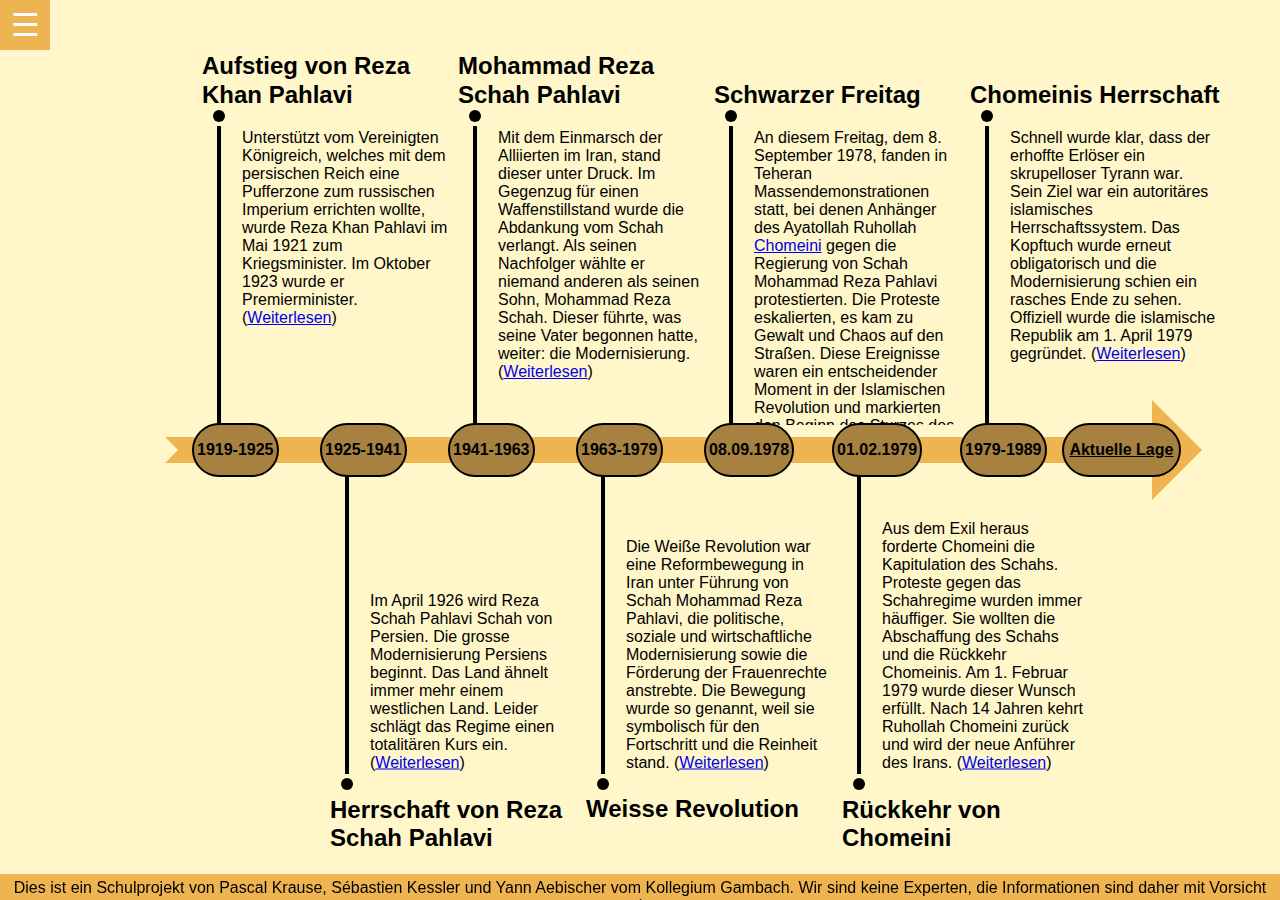
<file: index.html>
<!DOCTYPE html>
<html lang="en">

<head>
    <meta charset="UTF-8">
    <meta http-equiv="X-UA-Compatible" content="IE=edge">
    <meta name="viewport" content="width=device-width, initial-scale=1.0">
    <link rel="stylesheet" href="style.css">
    <script src="scripts.js"></script>
    <title>Geschitsprojekt</title>
</head>

<body>
    <nav id="sidebar">
        <button id="closebtn" onclick="closenav()">×</button>
        <ul>
            <li>
                <a class="active" href="index.html">Zeitstrahl</a>
            </li>
            <li>
                <a href="aktuelle_situation.html">Akutelle Lage in Iran</a>
            </li>

            <li>
                <a href="chomeini.html">Rouhollah Chomeini</a>
            </li>

            <li>
                <a href="quellen.html">Quellen</a>
            </li>
        </ul>
    </nav>
    <button id="openbtn" onclick="opennav()">☰</button>
    <section id="zeitstrahlsection">

        <div class="bar"></div>
        <div class="pointe"></div>
        <div class="pointe-derriere"></div>

        <div id="box1" class="top">
            <div class="textdiv">
                <p class="text">Unterstützt vom Vereinigten Königreich, welches mit dem persischen Reich eine Pufferzone
                    zum russischen Imperium errichten wollte, wurde Reza Khan Pahlavi im Mai 1921 zum Kriegsminister. Im
                    Oktober 1923 wurde er Premierminister. (<a href="aufstieg_reza_khan_pahlavi.html">Weiterlesen</a>)
                </p>
            </div>
            <div class="years">
                <p>1919-1925</p>
            </div>
            <div class="linedot">
                <div class="line"></div>
                <div class="dot"></div>
                <h2>Aufstieg von Reza Khan Pahlavi</h2>
            </div>

        </div>

        <div id="box2" class="bottom">
            <div class="years">
                <p>1925-1941</p>
            </div>
            <div class="linedot">
                <div class="line"></div>
                <div class="dot"></div>
                <h2>Herrschaft von Reza Schah Pahlavi</h2>
            </div>
            <div class="textdiv">
                <p class="text">
                    Im April 1926 wird Reza Schah Pahlavi Schah von Persien. Die grosse Modernisierung Persiens beginnt.
                    Das Land ähnelt immer mehr einem westlichen Land. Leider schlägt das Regime einen totalitären Kurs
                    ein. (<a href="herrschaft_reza_schah_pahlavi.html">Weiterlesen</a>)
                </p>
            </div>
        </div>



        <div id="box3" class="top">
            <div class="textdiv">
                <p class="text">Mit dem Einmarsch der Alliierten im Iran, stand dieser unter Druck. Im Gegenzug für
                    einen Waffenstillstand wurde die Abdankung vom Schah verlangt. Als seinen Nachfolger wählte er
                    niemand anderen als seinen Sohn, Mohammad Reza Schah. Dieser führte, was seine Vater begonnen hatte,
                    weiter: die Modernisierung. (<a href="mohamed_reza_schah_pahlavi.html">Weiterlesen</a>)</p>
            </div>
            <div class="years">
                <p>1941-1963</p>
            </div>
            <div class="linedot">
                <div class="line"></div>
                <div class="dot"></div>
                <h2>Mohammad Reza Schah Pahlavi</h2>
            </div>
        </div>

        <div id="box4" class="bottom">
            <div class="years">
                <p>1963-1979</p>
            </div>
            <div class="linedot">
                <div class="line"></div>
                <div class="dot"></div>
                <h2>Weisse Revolution</h2>
            </div>
            <div class="textdiv">
                <p class="text">
                    Die Weiße Revolution war eine Reformbewegung in Iran unter Führung von Schah Mohammad Reza Pahlavi,
                    die politische, soziale und wirtschaftliche Modernisierung sowie
                    die Förderung der Frauenrechte anstrebte. Die Bewegung wurde so genannt, weil sie symbolisch für den
                    Fortschritt und die Reinheit stand. (<a href="weisse_revolution.html">Weiterlesen</a>)
                </p>
            </div>
        </div>

        <div id="box5" class="top">
            <div class="textdiv">
                <p class="text">An diesem Freitag, dem 8. September 1978, fanden in Teheran Massendemonstrationen statt,
                    bei denen Anhänger des Ayatollah Ruhollah <a href="chomeini.html">Chomeini</a> gegen die Regierung
                    von Schah Mohammad Reza
                    Pahlavi protestierten. Die Proteste eskalierten, es kam zu Gewalt und Chaos auf den Straßen. Diese
                    Ereignisse waren ein entscheidender Moment in der Islamischen Revolution und markierten den Beginn
                    des Sturzes des Schahs und die Etablierung der Islamischen Republik Iran. (<a
                        href="schwarzer_freitag.html">Weiterlesen</a>)</p>
            </div>
            <div class="years">
                <p>08.09.1978</p>
            </div>
            <div class="linedot">
                <div class="line"></div>
                <div class="dot"></div>
                <h2>Schwarzer Freitag</h2>
            </div>
        </div>

        <div id="box6" class="bottom">
            <div class="years">
                <p>01.02.1979</p>
            </div>
            <div class="linedot">
                <div class="line"></div>
                <div class="dot"></div>
                <h2>Rückkehr von Chomeini</h2>
            </div>
            <div class="textdiv">
                <p class="text">
                    Aus dem Exil heraus forderte Chomeini die Kapitulation des Schahs. Proteste gegen das Schahregime
                    wurden immer häuffiger. Sie wollten die Abschaffung des Schahs und die Rückkehr Chomeinis. Am 1.
                    Februar 1979 wurde dieser Wunsch erfüllt. Nach 14 Jahren kehrt Ruhollah Chomeini zurück und wird der
                    neue Anführer des Irans.
                    (<a href="rueckkehr_chomeini.html">Weiterlesen</a>)
                </p>
            </div>
        </div>

        <div id="box7" class="top">
            <div class="textdiv">
                <p class="text">
                    Schnell wurde klar, dass der erhoffte Erlöser ein skrupelloser Tyrann war. Sein Ziel war ein
                    autoritäres islamisches Herrschaftssystem. Das Kopftuch wurde erneut obligatorisch und die
                    Modernisierung schien ein rasches Ende zu sehen. Offiziell wurde die islamische Republik am 1. April
                    1979 gegründet. (<a href="chomeinis_herrschaft.html">Weiterlesen</a>)</p>
            </div>
            <div class="years">
                <p>1979-1989</p>
            </div>
            <div class="linedot">
                <div class="line"></div>
                <div class="dot"></div>
                <h2>Chomeinis Herrschaft</h2>
            </div>
        </div>

        <div id="heute">
            <a href="aktuelle_situation.html">Aktuelle Lage</a>
        </div>

    </section>

    <footer>
        <p>Dies ist ein Schulprojekt von Pascal Krause, Sébastien Kessler und Yann Aebischer vom Kollegium Gambach. Wir
            sind keine Experten, die Informationen sind daher mit Vorsicht zu geniessen.</p>
    </footer>

</body>

</html>
</file>
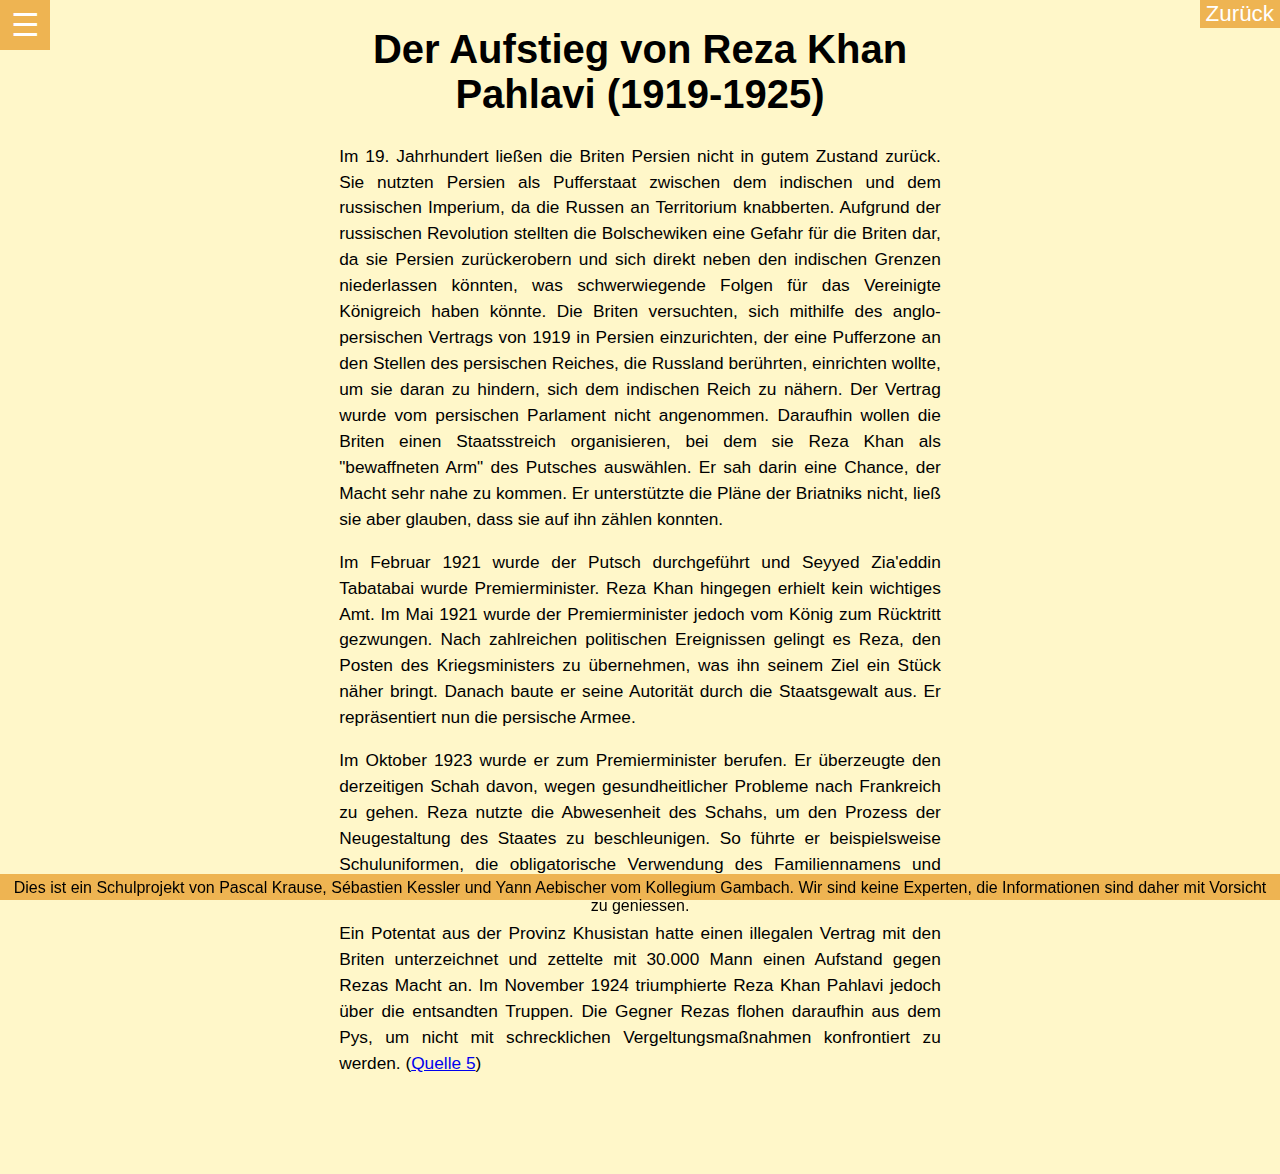
<file: aufstieg_reza_khan_pahlavi.html>
<!DOCTYPE html>
<html lang="en">

<head>
    <meta charset="UTF-8">
    <meta http-equiv="X-UA-Compatible" content="IE=edge">
    <meta name="viewport" content="width=device-width, initial-scale=1.0">
    <title>Geschitsprojekt</title>
    <link rel="stylesheet" href="style.css">
    <script src="scripts.js"></script>
</head>

<body class="main">
    <nav id="sidebar">
        <button id="closebtn" onclick="closenav()">×</button>
        <ul>
            <li>
                <a href="index.html">Zeitstrahl</a>
            </li>
            <li>
                <a href="aktuelle_situation.html">Akutelle Lage in Iran</a>
            </li>

            <li>
                <a href="chomeini.html">Rouhollah Chomeini</a>
            </li>

            <li>
                <a href="quellen.html">Quellen</a>
            </li>
        </ul>
    </nav>
    <button id="openbtn" onclick="opennav()">☰</button>
    <button id="backbtn" onclick="location.href='index.html'">Zurück</button>
    <section class="center section">
        <h1>Der Aufstieg von Reza Khan Pahlavi (1919-1925)</h1>
        <p>Im 19. Jahrhundert ließen die Briten Persien nicht in gutem Zustand zurück. Sie nutzten Persien als
            Pufferstaat zwischen dem indischen und dem russischen Imperium, da die Russen an Territorium knabberten.
            Aufgrund der russischen Revolution stellten die Bolschewiken eine Gefahr für die Briten dar, da sie Persien
            zurückerobern und sich direkt neben den indischen Grenzen niederlassen könnten, was schwerwiegende Folgen
            für das Vereinigte Königreich haben könnte. Die Briten versuchten, sich mithilfe des anglo-persischen
            Vertrags von 1919 in Persien einzurichten, der eine Pufferzone an den Stellen des persischen Reiches, die
            Russland berührten, einrichten wollte, um sie daran zu hindern, sich dem indischen Reich zu nähern. Der
            Vertrag wurde vom persischen Parlament nicht angenommen. Daraufhin wollen die Briten einen Staatsstreich
            organisieren, bei dem sie Reza Khan als "bewaffneten Arm" des Putsches auswählen. Er sah darin eine Chance,
            der Macht sehr nahe zu kommen. Er unterstützte die Pläne der Briatniks nicht, ließ sie aber glauben, dass
            sie auf ihn zählen konnten.</p>
        <p>Im Februar 1921 wurde der Putsch durchgeführt und Seyyed Zia'eddin Tabatabai wurde Premierminister. Reza Khan
            hingegen erhielt kein wichtiges Amt. Im Mai 1921 wurde der Premierminister jedoch vom König zum Rücktritt
            gezwungen. Nach zahlreichen politischen Ereignissen gelingt es Reza, den Posten des Kriegsministers zu
            übernehmen, was ihn seinem Ziel ein Stück näher bringt. Danach baute er seine Autorität durch die
            Staatsgewalt aus. Er repräsentiert nun die persische Armee.</p>
        <p>Im Oktober 1923 wurde er zum Premierminister berufen. Er überzeugte den derzeitigen Schah davon, wegen
            gesundheitlicher Probleme nach Frankreich zu gehen. Reza nutzte die Abwesenheit des Schahs, um den Prozess
            der Neugestaltung des Staates zu beschleunigen. So führte er beispielsweise Schuluniformen, die
            obligatorische Verwendung des Familiennamens und sogar einen zweijährigen obligatorischen Militärdienst ein.
        </p>
        <p>Ein Potentat aus der Provinz Khusistan hatte einen illegalen Vertrag mit den Briten unterzeichnet und
            zettelte mit 30.000 Mann einen Aufstand gegen Rezas Macht an. Im November 1924 triumphierte Reza Khan
            Pahlavi jedoch über die entsandten Truppen. Die Gegner Rezas flohen daraufhin aus dem Pys, um nicht mit
            schrecklichen Vergeltungsmaßnahmen konfrontiert zu werden. (<a href="quellen.html#quellen">Quelle 5</a>)</p>



    </section>

    <footer>
        <p>Dies ist ein Schulprojekt von Pascal Krause, Sébastien Kessler und Yann Aebischer vom Kollegium Gambach. Wir sind keine Experten, die Informationen sind daher mit Vorsicht zu geniessen.</p>
    </footer>

</body>

</html>
</file>
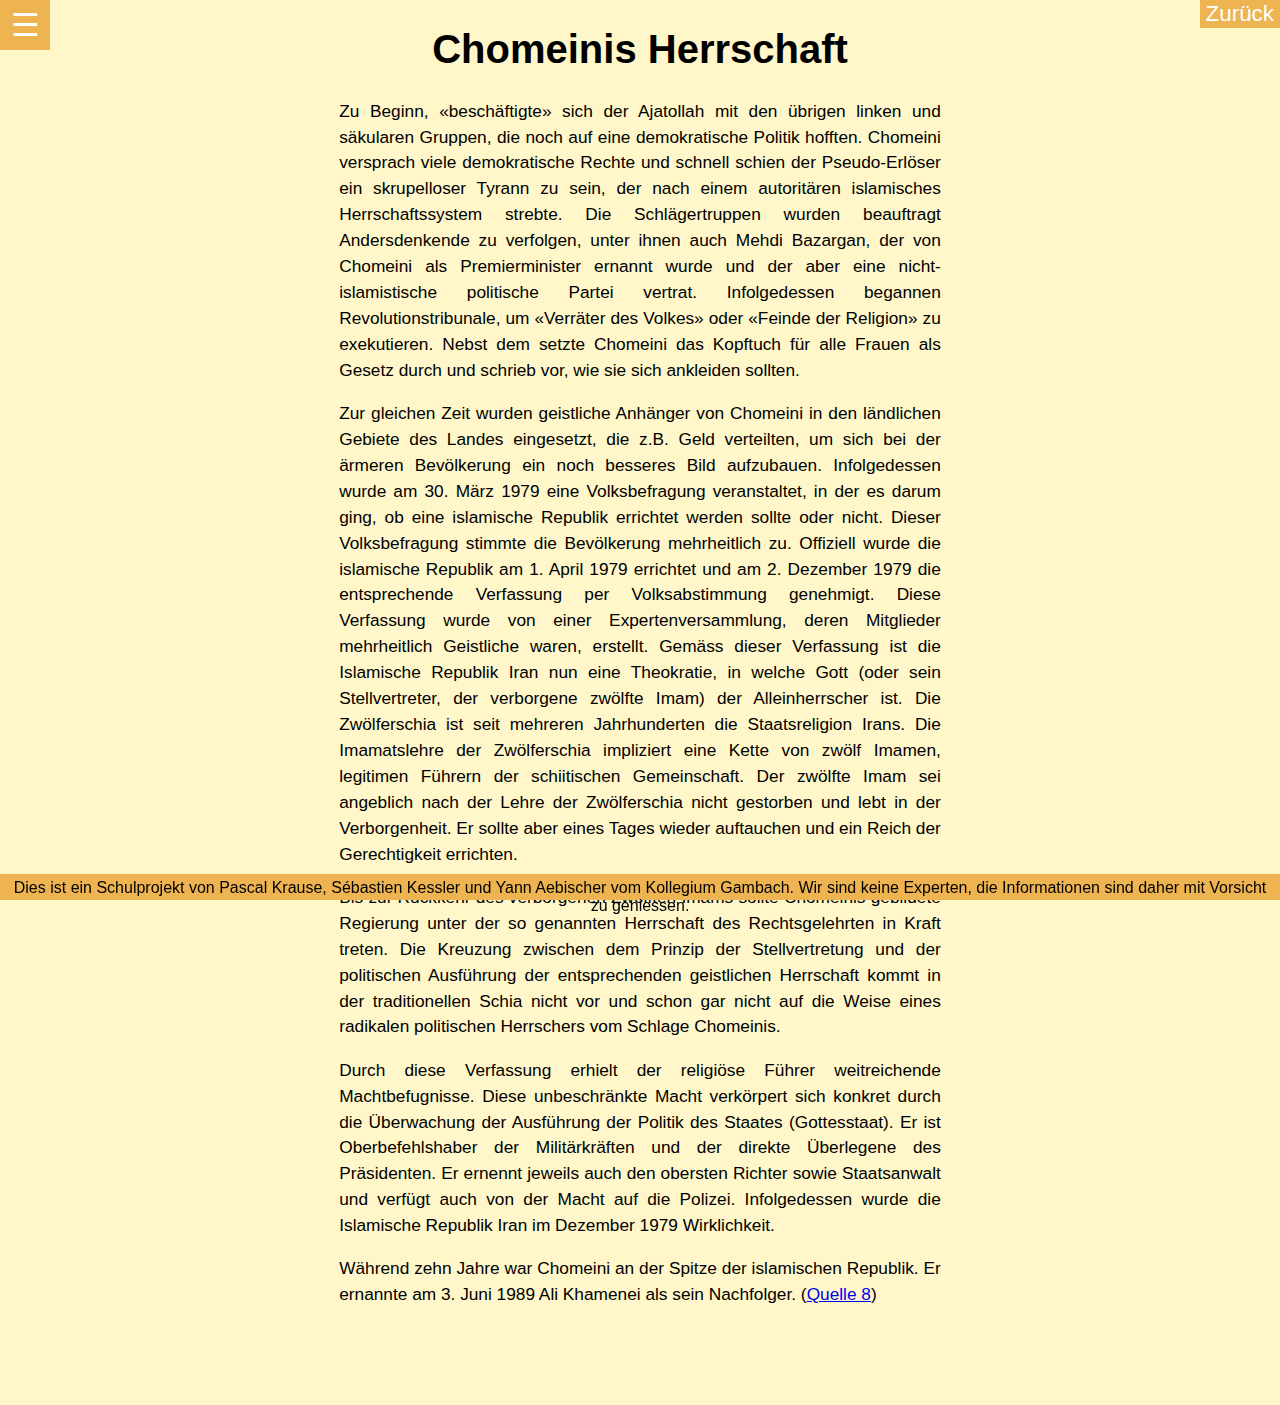
<file: chomeinis_herrschaft.html>
<!DOCTYPE html>
<html lang="en">

<head>
    <meta charset="UTF-8">
    <meta http-equiv="X-UA-Compatible" content="IE=edge">
    <meta name="viewport" content="width=device-width, initial-scale=1.0">
    <title>Geschitsprojekt</title>
    <link rel="stylesheet" href="style.css">
    <script src="scripts.js"></script>
</head>

<body class="main">
    <nav id="sidebar">
        <button id="closebtn" onclick="closenav()">×</button>
        <ul>
            <li>
                <a href="index.html">Zeitstrahl</a>
            </li>
            <li>
                <a href="aktuelle_situation.html">Akutelle Lage in Iran</a>
            </li>

            <li>
                <a href="chomeini.html">Rouhollah Chomeini</a>
            </li>

            <li>
                <a href="quellen.html">Quellen</a>
            </li>
        </ul>
    </nav>
    <button id="openbtn" onclick="opennav()">☰</button>
    <button id="backbtn" onclick="location.href='index.html'">Zurück</button>
    <section class="center section">
        <h1>Chomeinis Herrschaft</h1>
        <p>Zu Beginn, «beschäftigte» sich der Ajatollah mit den übrigen linken und säkularen Gruppen, die noch auf eine
            demokratische Politik hofften. Chomeini versprach viele demokratische Rechte und schnell schien der
            Pseudo-Erlöser ein skrupelloser Tyrann zu sein, der nach einem autoritären islamisches Herrschaftssystem
            strebte. Die Schlägertruppen wurden beauftragt Andersdenkende zu verfolgen, unter ihnen auch Mehdi Bazargan,
            der von Chomeini als Premierminister ernannt wurde und der aber eine nicht-islamistische politische Partei
            vertrat. Infolgedessen begannen Revolutionstribunale, um «Verräter des Volkes» oder «Feinde der Religion» zu
            exekutieren. Nebst dem setzte Chomeini das Kopftuch für alle Frauen als Gesetz durch und schrieb vor, wie
            sie sich ankleiden sollten.</p>
        <p>Zur gleichen Zeit wurden geistliche Anhänger von Chomeini in den ländlichen Gebiete des Landes eingesetzt,
            die z.B. Geld verteilten, um sich bei der ärmeren Bevölkerung ein noch besseres Bild aufzubauen.
            Infolgedessen wurde am 30. März 1979 eine Volksbefragung veranstaltet, in der es darum ging, ob eine
            islamische Republik errichtet werden sollte oder nicht. Dieser Volksbefragung stimmte die Bevölkerung
            mehrheitlich zu. Offiziell wurde die islamische Republik am 1. April 1979 errichtet und am 2. Dezember 1979
            die entsprechende Verfassung per Volksabstimmung genehmigt. Diese Verfassung wurde von einer
            Expertenversammlung, deren Mitglieder mehrheitlich Geistliche waren, erstellt. Gemäss dieser Verfassung ist
            die Islamische Republik Iran nun eine Theokratie, in welche Gott (oder sein Stellvertreter, der verborgene
            zwölfte Imam) der Alleinherrscher ist. Die Zwölferschia ist seit mehreren Jahrhunderten die Staatsreligion
            Irans. Die Imamatslehre der Zwölferschia impliziert eine Kette von zwölf Imamen, legitimen Führern der
            schiitischen Gemeinschaft. Der zwölfte Imam sei angeblich nach der Lehre der Zwölferschia nicht gestorben
            und lebt in der Verborgenheit. Er sollte aber eines Tages wieder auftauchen und ein Reich der Gerechtigkeit
            errichten.</p>
        <p>Bis zur Rückkehr des verborgenen Zwölften Imams sollte Chomeinis gebildete Regierung unter der so genannten
            Herrschaft des Rechtsgelehrten in Kraft treten. Die Kreuzung zwischen dem Prinzip der Stellvertretung und
            der politischen Ausführung der entsprechenden geistlichen Herrschaft kommt in der traditionellen Schia nicht
            vor und schon gar nicht auf die Weise eines radikalen politischen Herrschers vom Schlage Chomeinis.</p>
        <p>Durch diese Verfassung erhielt der religiöse Führer weitreichende Machtbefugnisse. Diese unbeschränkte Macht
            verkörpert sich konkret durch die Überwachung der Ausführung der Politik des Staates (Gottesstaat). Er ist
            Oberbefehlshaber der Militärkräften und der direkte Überlegene des Präsidenten. Er ernennt jeweils auch den
            obersten Richter sowie Staatsanwalt und verfügt auch von der Macht auf die Polizei. Infolgedessen wurde die
            Islamische Republik Iran im Dezember 1979 Wirklichkeit.</p>
        <p>Während zehn Jahre war Chomeini an der Spitze der islamischen Republik. Er ernannte am 3. Juni 1989 Ali
            Khamenei als sein Nachfolger. (<a href="quellen.html#quellen">Quelle 8</a>)</p>

    </section>

    <footer>
        <p>Dies ist ein Schulprojekt von Pascal Krause, Sébastien Kessler und Yann Aebischer vom Kollegium Gambach. Wir sind keine Experten, die Informationen sind daher mit Vorsicht zu geniessen.</p>
    </footer>

</body>

</html>
</file>
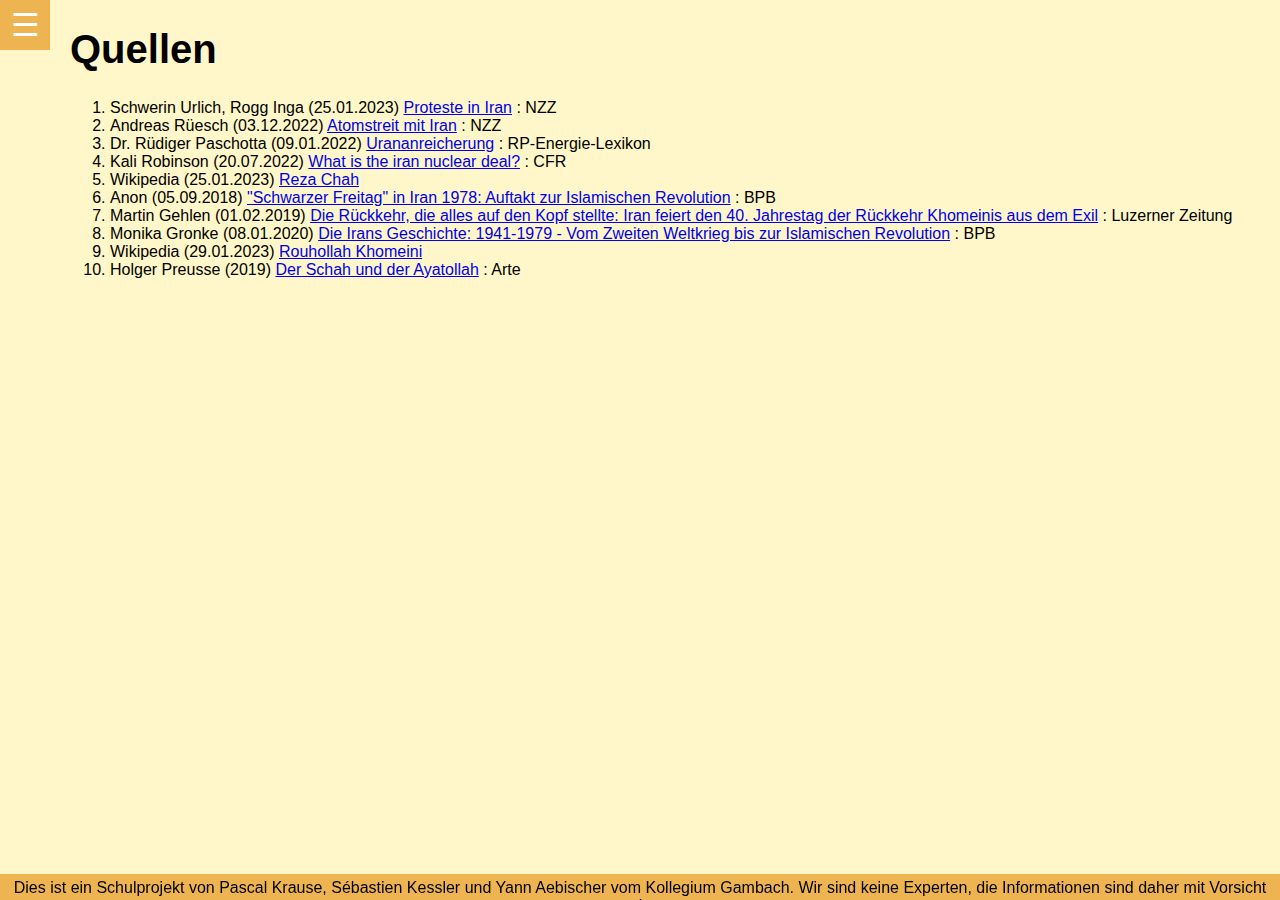
<file: quellen.html>
<!DOCTYPE html>
<html lang="en">

<head>
    <meta charset="UTF-8">
    <meta http-equiv="X-UA-Compatible" content="IE=edge">
    <meta name="viewport" content="width=device-width, initial-scale=1.0">
    <title>Geschitsprojekt</title>
    <link rel="stylesheet" href="style.css">
    <script src="scripts.js"></script>
</head>

<body class="main">
    <nav id="sidebar">
        <button id="closebtn" onclick="closenav()">×</button>
        <ul>
            <li>
                <a href="index.html">Zeitstrahl</a>
            </li>
            <li>
                <a href="aktuelle_situation.html">Akutelle Lage in Iran</a>
            </li>

            <li>
                <a href="chomeini.html">Rouhollah Chomeini</a>
            </li>

            <li>
                <a class="active" href="quellen.html">Quellen</a>
            </li>
        </ul>
    </nav>
    <button id="openbtn" onclick="opennav()">☰</button>
    <section class="left section">
        <h1>Quellen</h1>
        <ol id="quellen">
            <li>Schwerin Urlich, Rogg Inga (25.01.2023) <a
                    href="https://www.nzz.ch/international/proteste-in-iran-die-neusten-entwicklungen-ld.1707898">Proteste
                    in Iran</a> : NZZ</li>
            <li>Andreas Rüesch (03.12.2022) <a
                    href="https://www.nzz.ch/international/atomstreit-mit-iran-60-prozent-urananreicherung-laut-teheran-nun-auch-in-untergrundanlage-fordo-ld.1384375?reduced=true#subtitle-1-worum-geht-es-im-atomabkommen-second">Atomstreit
                    mit Iran</a> : NZZ</li>
            <li>Dr. Rüdiger Paschotta (09.01.2022) <a
                    href="https://www.energie-lexikon.info/urananreicherung.html">Urananreicherung</a>
                : RP-Energie-Lexikon</li>
            <li>Kali Robinson (20.07.2022) <a href="https://www.cfr.org/backgrounder/what-iran-nuclear-deal">What is the
                    iran nuclear deal?</a>
                : CFR</li>
            <li>Wikipedia (25.01.2023) <a href="https://fr.m.wikipedia.org/wiki/Reza_Chah">Reza Chah</a>
            </li>
            <li>Anon (05.09.2018) <a
                    href="https://www.bpb.de/kurz-knapp/hintergrund-aktuell/275372/schwarzer-freitag-in-iran-1978-auftakt-zur-islamischen-revolution/">"Schwarzer
                    Freitag" in Iran 1978: Auftakt zur Islamischen Revolution</a>
                : BPB</li>
            <li>Martin Gehlen (01.02.2019) <a
                    href="https://www.luzernerzeitung.ch/international/die-ruckkehr-die-alles-auf-den-kopf-stellte-ld.1090223">Die
                    Rückkehr, die alles auf den Kopf stellte: Iran feiert den 40. Jahrestag der Rückkehr Khomeinis aus
                    dem Exil</a>
                : Luzerner Zeitung</li>
            <li>Monika Gronke (08.01.2020) <a
                    href="https://www.bpb.de/themen/naher-mittlerer-osten/iran/40125/irans-geschichte-1941-1979-vom-zweiten-weltkrieg-bis-zur-islamischen-revolution/">Die
                    Irans Geschichte: 1941-1979 - Vom Zweiten Weltkrieg bis zur Islamischen Revolution</a>
                : BPB</li>
            <li>Wikipedia (29.01.2023) <a href="https://fr.wikipedia.org/wiki/Rouhollah_Khomeini">Rouhollah Khomeini</a>
                </li>
            <li>Holger Preusse (2019) <a
                    href="https://www.youtube.com/watch?v=frMkOgzxRUw">Der Schah und der Ayatollah</a>
                : Arte</li>
            
        </ol>
    </section>

    <footer>
        <p>Dies ist ein Schulprojekt von Pascal Krause, Sébastien Kessler und Yann Aebischer vom Kollegium Gambach. Wir sind keine Experten, die Informationen sind daher mit Vorsicht zu geniessen.</p>
    </footer>

</body>

</html>
</file>
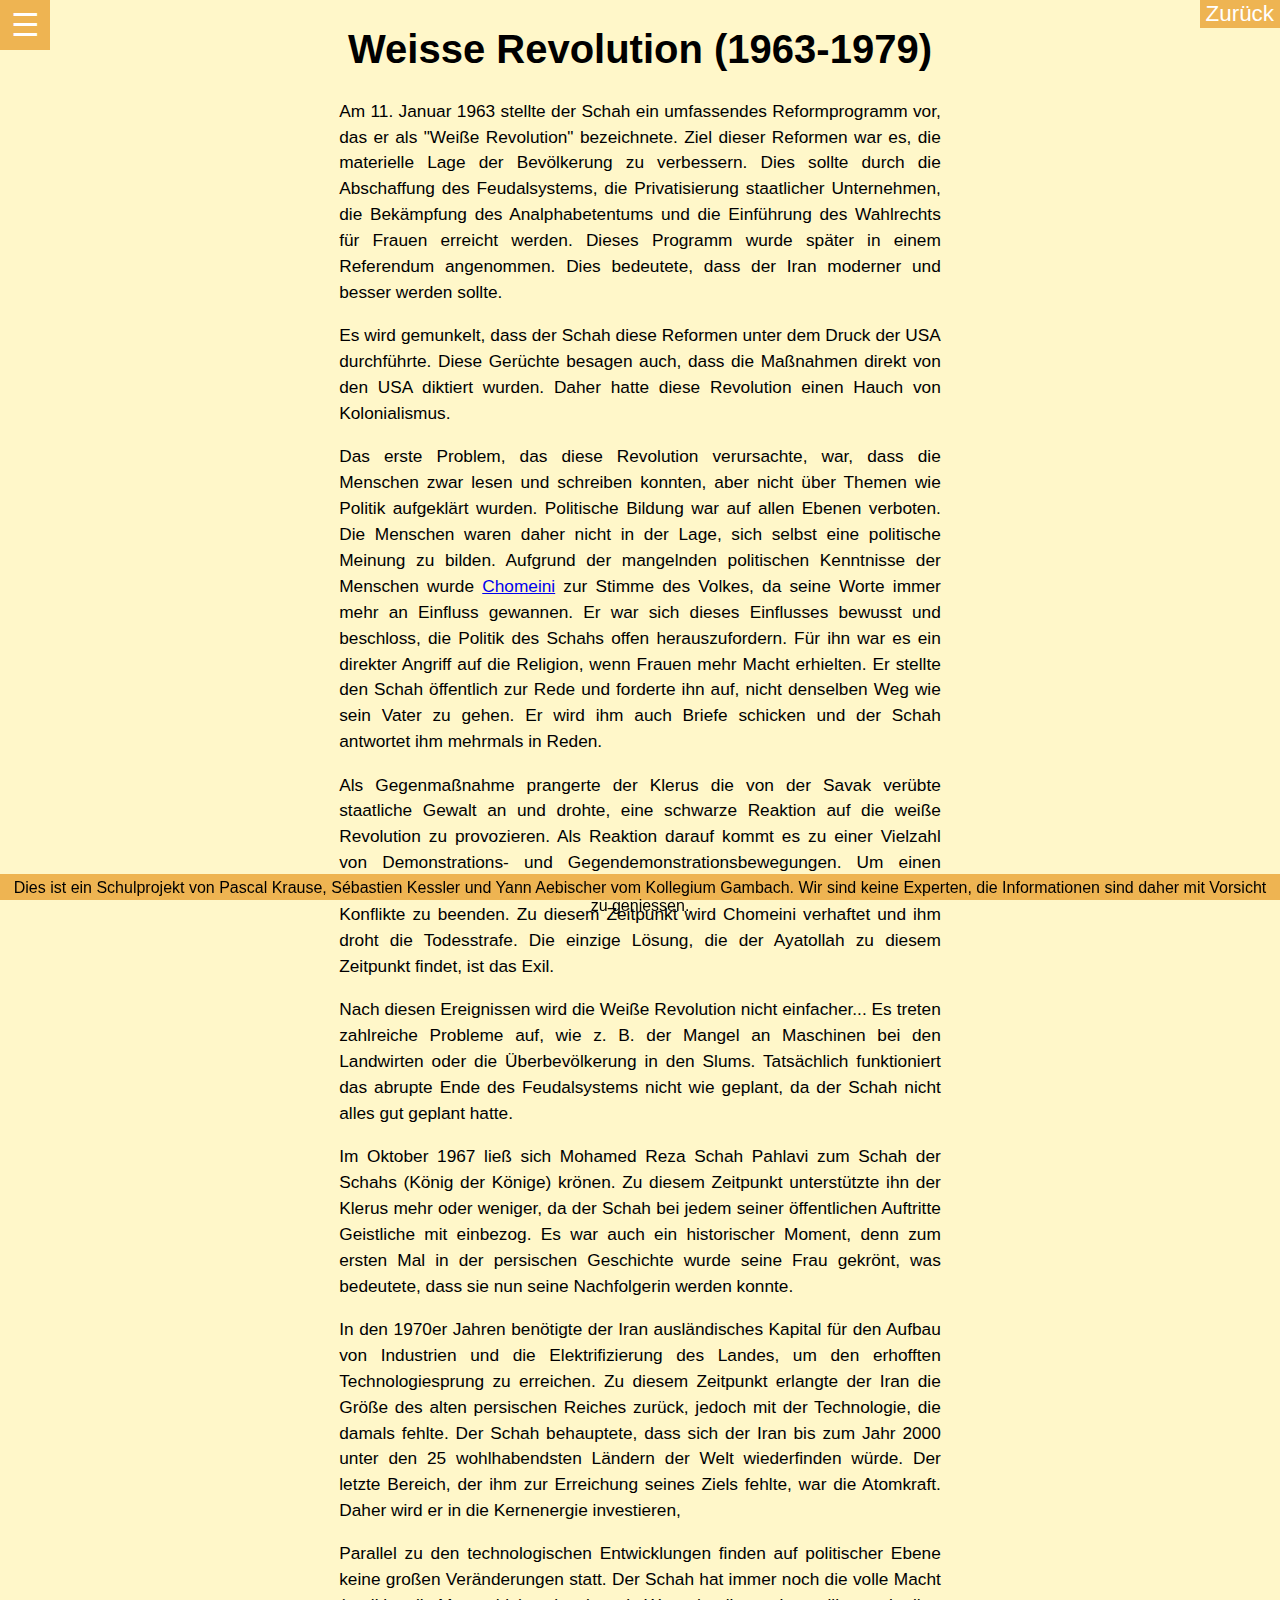
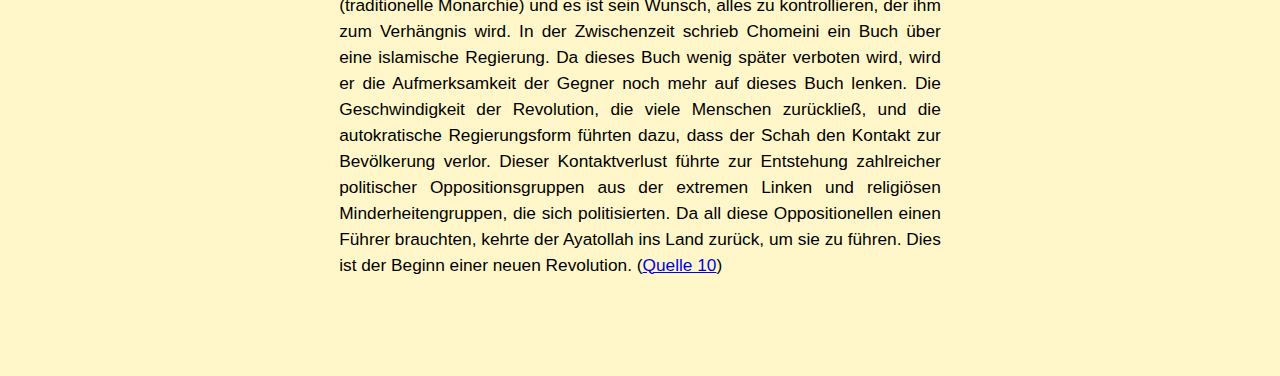
<file: weisse_revolution.html>
<!DOCTYPE html>
<html lang="en">

<head>
    <meta charset="UTF-8">
    <meta http-equiv="X-UA-Compatible" content="IE=edge">
    <meta name="viewport" content="width=device-width, initial-scale=1.0">
    <title>Geschitsprojekt</title>
    <link rel="stylesheet" href="style.css">
    <script src="scripts.js"></script>
</head>

<body class="main">
    <nav id="sidebar">
        <button id="closebtn" onclick="closenav()">×</button>
        <ul>
            <li>
                <a href="index.html">Zeitstrahl</a>
            </li>
            <li>
                <a href="aktuelle_situation.html">Akutelle Lage in Iran</a>
            </li>

            <li>
                <a href="chomeini.html">Rouhollah Chomeini</a>
            </li>

            <li>
                <a href="quellen.html">Quellen</a>
            </li>
        </ul>
    </nav>
    <button id="openbtn" onclick="opennav()">☰</button>
    <button id="backbtn" onclick="location.href='index.html'">Zurück</button>
    <section class="center section">
        <h1>Weisse Revolution (1963-1979)</h1>
        <p>Am 11. Januar 1963 stellte der Schah ein umfassendes Reformprogramm vor, das er als "Weiße Revolution"
            bezeichnete. Ziel dieser Reformen war es, die materielle Lage der Bevölkerung zu verbessern. Dies sollte
            durch die Abschaffung des Feudalsystems, die Privatisierung staatlicher Unternehmen, die Bekämpfung des
            Analphabetentums und die Einführung des Wahlrechts für Frauen erreicht werden. Dieses Programm wurde später
            in einem Referendum angenommen. Dies bedeutete, dass der Iran moderner und besser werden sollte.</p>
        <p>Es wird gemunkelt, dass der Schah diese Reformen unter dem Druck der USA durchführte. Diese Gerüchte besagen
            auch, dass die Maßnahmen direkt von den USA diktiert wurden. Daher hatte diese Revolution einen Hauch von
            Kolonialismus. </p>
        <p>Das erste Problem, das diese Revolution verursachte, war, dass die Menschen zwar lesen und schreiben konnten,
            aber nicht über Themen wie Politik aufgeklärt wurden. Politische Bildung war auf allen Ebenen verboten. Die
            Menschen waren daher nicht in der Lage, sich selbst eine politische Meinung zu bilden. Aufgrund der
            mangelnden politischen Kenntnisse der Menschen wurde <a href="chomeini.html">Chomeini</a> zur Stimme des Volkes, da seine Worte immer
            mehr an Einfluss gewannen. Er war sich dieses Einflusses bewusst und beschloss, die Politik des Schahs offen
            herauszufordern. Für ihn war es ein direkter Angriff auf die Religion, wenn Frauen mehr Macht erhielten. Er
            stellte den Schah öffentlich zur Rede und forderte ihn auf, nicht denselben Weg wie sein Vater zu gehen. Er
            wird ihm auch Briefe schicken und der Schah antwortet ihm mehrmals in Reden. </p>
        <p>Als Gegenmaßnahme prangerte der Klerus die von der Savak verübte staatliche Gewalt an und drohte, eine
            schwarze Reaktion auf die weiße Revolution zu provozieren. Als Reaktion darauf kommt es zu einer Vielzahl
            von Demonstrations- und Gegendemonstrationsbewegungen. Um einen Bürgerkrieg zu verhindern, wird die Armee
            auf die Straße geschickt, um die Konflikte zu beenden. Zu diesem Zeitpunkt wird Chomeini verhaftet und ihm
            droht die Todesstrafe. Die einzige Lösung, die der Ayatollah zu diesem Zeitpunkt findet, ist das Exil. </p>
        <p>Nach diesen Ereignissen wird die Weiße Revolution nicht einfacher... Es treten zahlreiche Probleme auf, wie
            z. B. der Mangel an Maschinen bei den Landwirten oder die Überbevölkerung in den Slums. Tatsächlich
            funktioniert das abrupte Ende des Feudalsystems nicht wie geplant, da der Schah nicht alles gut geplant
            hatte. </p>
        <p>Im Oktober 1967 ließ sich Mohamed Reza Schah Pahlavi zum Schah der Schahs (König der Könige) krönen. Zu
            diesem Zeitpunkt unterstützte ihn der Klerus mehr oder weniger, da der Schah bei jedem seiner öffentlichen
            Auftritte Geistliche mit einbezog. Es war auch ein historischer Moment, denn zum ersten Mal in der
            persischen Geschichte wurde seine Frau gekrönt, was bedeutete, dass sie nun seine Nachfolgerin werden
            konnte. </p>
        <p>In den 1970er Jahren benötigte der Iran ausländisches Kapital für den Aufbau von Industrien und die
            Elektrifizierung des Landes, um den erhofften Technologiesprung zu erreichen. Zu diesem Zeitpunkt erlangte
            der Iran die Größe des alten persischen Reiches zurück, jedoch mit der Technologie, die damals fehlte. Der
            Schah behauptete, dass sich der Iran bis zum Jahr 2000 unter den 25 wohlhabendsten Ländern der Welt
            wiederfinden würde. Der letzte Bereich, der ihm zur Erreichung seines Ziels fehlte, war die Atomkraft. Daher
            wird er in die Kernenergie investieren, </p>
        <p>Parallel zu den technologischen Entwicklungen finden auf politischer Ebene keine großen Veränderungen statt.
            Der Schah hat immer noch die volle Macht (traditionelle Monarchie) und es ist sein Wunsch, alles zu
            kontrollieren, der ihm zum Verhängnis wird. In der Zwischenzeit schrieb Chomeini ein Buch über eine
            islamische Regierung. Da dieses Buch wenig später verboten wird, wird er die Aufmerksamkeit der Gegner noch
            mehr auf dieses Buch lenken. Die Geschwindigkeit der Revolution, die viele Menschen zurückließ, und die
            autokratische Regierungsform führten dazu, dass der Schah den Kontakt zur Bevölkerung verlor. Dieser
            Kontaktverlust führte zur Entstehung zahlreicher politischer Oppositionsgruppen aus der extremen Linken und
            religiösen Minderheitengruppen, die sich politisierten. Da all diese Oppositionellen einen Führer brauchten,
            kehrte der Ayatollah ins Land zurück, um sie zu führen. Dies ist der Beginn einer neuen Revolution. (<a
                href="quellen.html#quellen">Quelle 10</a>)</p>

    </section>

    <footer>
        <p>Dies ist ein Schulprojekt von Pascal Krause, Sébastien Kessler und Yann Aebischer vom Kollegium Gambach. Wir sind keine Experten, die Informationen sind daher mit Vorsicht zu geniessen.</p>
    </footer>

</body>

</html>
</file>
<file: style.css>
/* 
orange: #EEB452
bleu: #151B49
*/

body {
    background: #FFF7C9;
    margin: 0px;
    font-family: Helvetica, sans-serif;
    transition: 0.5s;

}

#heute {
    position: absolute;
    left: 83%;
    top: 50%;
    height: 50px;
    background-color: #a7813f;
    border: 2px solid black;
    border-radius: 27px;
    vertical-align: center;
    transform: translateY(-50%);
    padding-left: 5px;
    padding-right: 5px;
    white-space: nowrap;
    width: 105px;
    font-family: Helvetica, sans-serif;
}

#heute a {
    color: black;
    font-weight: bold;
    position: absolute;
    display: block;
    top: 50%;
    transform: translateY(-50%);
}

img {
    width: 100%;
    height: auto;
}

figure {
    width: 200px;
    height: auto;
    float: right;
}

.main {
    margin: 0px;
    padding-bottom: 5em;
}

#box1 {
    left: 15%;
}

#box2 {
    left: 25%;
}

#box3 {
    left: 35%;
}

#box4 {
    left: 45%;
}

#box5 {
    left: 55%;
}

#box6 {
    left: 65%;
}

#box7 {
    left: 75%;
}

.section {
    margin-left: 0px;
    top: 0px;
    position: absolute;
}

footer {
    position: fixed;
    bottom: 0px;
    width: 100%;
    height: 1.6em;
    background-color: #EEB452;
}

footer p {
    margin: 0px;
    padding: 0.3em;
    text-align: center;
}

.main .center {
    width: 47%;
    min-width: 600px;
    left: 0px;
    right: 0px;
    margin-left: auto;
    margin-right: auto;
    transition: 0.5s;
    padding-bottom: 5em;
}

#backbtn {
    float: right;
    z-index: 2;
    background-color: #EEB452;
    color: white;
    font-size: 1.4em;
    border: 0px;
    cursor: pointer;
}

.main .left {
    margin-left: 70px;
}

.main h1 {
    font-size: 2.5em;
}

.center h1 {
    text-align: center;
}

.main h2 {
    font-size: 2em;
    margin-left: 1em;
}

.main h3 {
    font-size: 1.3em;
    margin-left: 0.5em;
}

.main section p {
    text-align: justify;
    font-size: 1.08em;
    line-height: 1.5em;
}

#openbtn {
    float: left;
    z-index: 2;
    background-color: #EEB452;
    color: white;
    font-size: 2em;
    width: 50px;
    height: 50px;
    border: 0px;
    cursor: pointer;
}

#closebtn {
    background-color: #EEB452;
    color: white;
    font-size: 2em;
    float: right;
    margin-top: 0px;
    border: 0px;
    cursor: pointer;
}

nav {
    height: 100%;
    width: 0;
    position: fixed;
    z-index: 1;
    top: 0;
    left: 0;
    background-color: #EEB452;
    overflow-x: hidden;
    padding-top: 50px;
    transition: 0.5s;
    color: white;
    /*
    width: 0px;
    position: fixed;
    top: 0px;
    left: 0px;
    padding: 0px;
    */
}

nav ul {
    margin-top: 60px;
    list-style-type: none;
    padding: 0;
    background-color: #EEB452;
}

nav li a {
    font-size: 1.3em;
    display: block;
    color: #000;
    text-decoration: none;
    padding: 5px;
}

nav li a.active {
    background-color: #a7813f;
    color: white;
}

nav a:hover:not(.active) {
    background-color: #555;
    color: white;
}

.top .textdiv {
    position: absolute;
    left: 50px;
    overflow: auto;
    top: 25%;
    bottom: 25px;
    text-align: left;
    z-index: 2;
}

.bottom .textdiv {
    left: 50px;
    position: absolute;
    bottom: 25%;
    top: 25px;
    right: 0px;
    overflow: auto;
    text-align: left;
    transform: rotate(180Deg);
    direction: rtl;
    z-index: 2;
}

.bottom .textdiv .text {
    position: absolute;
    top: 0px;
    transform: rotate(180Deg);
    direction: ltr;
}


.top .linedot h2 {
    position: absolute;
    font-size: 1.5em;
    left: 10px;
    top: -20px;
    line-height: 1.2em;
    transform: translateY(-100%);
    width: 100%;
}

.bottom .linedot h2 {
    position: absolute;
    font-size: 1.5em;
    left: 10px;
    bottom: -25px;
    line-height: 1.2em;
    transform: translateY(+100%);
    width: 100%;
}

.bar {
    position: absolute;
    top: 50%;
    left: 10%;
    height: 26px;
    width: 80%;
    background-color: #EEB452;
    transform: translateY(-50%);
}

.pointe {
    position: absolute;
    top: 50%;
    left: 90%;
    width: 0;
    height: 0;
    border-top: 50px solid transparent;
    border-bottom: 50px solid transparent;
    border-left: 50px solid #EEB452;
    transform: translateY(-50%);
}

.pointe-derriere {
    position: absolute;
    top: 50%;
    left: 10%;
    width: 0;
    height: 0;
    border-top: 50px solid transparent;
    border-bottom: 50px solid transparent;
    border-left: 50px solid #FFF7C9;
    transform: translateY(-50%);
}

.top .years {
    border: 2px solid black;
    border-radius: 27px;
    min-width: 50px;
    height: 50px;
    background-color: #a7813f;
    position: absolute;
    text-align: center;
    font-weight: bold;
    font-family: Helvetica, sans-serif;
    top: 100%;
    transform: translateY(-50%);
}

.bottom .years {
    border: 2px solid black;
    border-radius: 27px;
    min-width: 50px;
    height: 50px;
    background-color: #a7813f;
    position: absolute;
    text-align: center;
    font-weight: bold;
    font-family: Helvetica, sans-serif;
    transform: translateY(-50%);
}

.years p {
    padding-left: 3px;
    padding-right: 3px;
}

.top {
    height: 50%;
    width: 20%;
    position: absolute;
}

.bottom {
    height: 50%;
    top: 50%;
    width: 20%;
    position: absolute;
}


.top .linedot {
    position: absolute;
    bottom: 25px;
    height: 70%;
    width: 100%;
}

.top .line {
    position: absolute;
    top: 5%;
    left: 25px;
    width: 4px;
    height: 95%;
    background-color: black;
}

.top .dot {
    position: absolute;
    width: 12px;
    height: 12px;
    left: 21px;
    background-color: black;
    border-radius: 50%;
}

.bottom .linedot {
    position: absolute;
    top: 25px;
    height: 70%;
    width: 100%;
}

.bottom .line {
    position: absolute;
    left: 25px;
    width: 4px;
    height: 95%;
    background-color: black;
}

.bottom .dot {
    position: absolute;
    bottom: 0px;
    width: 12px;
    height: 12px;
    left: 21px;
    background-color: black;
    border-radius: 50%;
}
</file>
